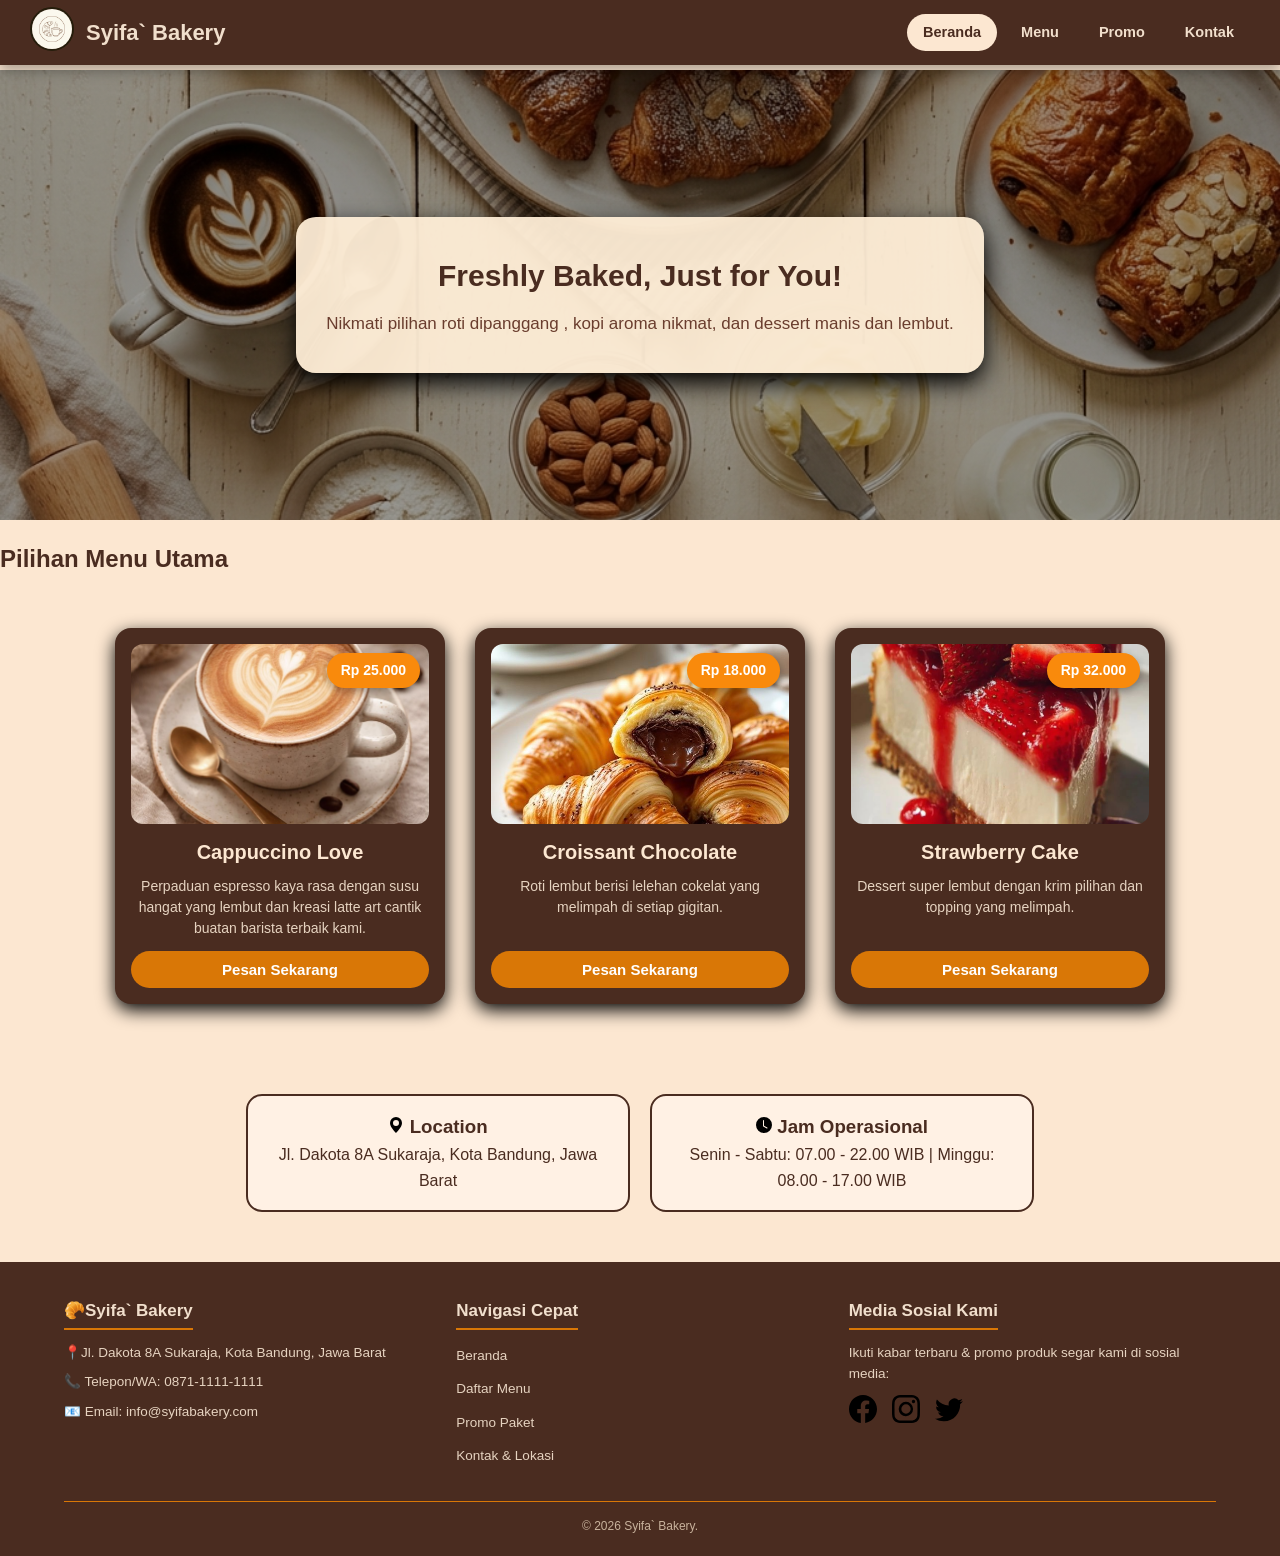
<file: index.html>
<!DOCTYPE html>
<html>

<head>
    <meta charset="UTF-8">
    <meta name="viewport" content="width=device-width, initial-scale=1.0">
    <title>Beranda</title>
    <link rel="stylesheet" href="./CSS/global.css">
    <link rel="stylesheet" href="./CSS/index.css">
</head>

<body>

    <header class="header-utama">
        <div class="logo-toko">
            <a href="index.html"><img src="./ASSETS/logo.jpg" alt=""></a>
            <h1>Syifa` Bakery</h1>
        </div>
        <nav class="menu-navigasi">
            <a href="./index.html" class="nav-aktif">Beranda</a>
            <a href="./HTML/menu copy.html">Menu</a>
            <a href="./HTML/promo copy.html">Promo</a>
            <a href="./HTML/kontak copy.html">Kontak</a>
        </nav>
    </header>

    <section class="spanduk">
        <div class="kotak-sampul">
            <h2>Freshly Baked, Just for You!</h2>
            <p>Nikmati pilihan roti dipanggang , kopi aroma nikmat, dan dessert manis dan lembut.</p>
        </div>
    </section>

    <main class="container">
        <h2 class="judul-halaman">Pilihan Menu Utama</h2>
        <div class="daftar-kartu">

            <article class="kartu-menu">
                <div class="harga">Rp 25.000</div>
                <img src="./ASSETS/cap-love.jpg" alt="Cappuccino Love">
                <h3>Cappuccino Love</h3>
                <p>Perpaduan espresso kaya rasa dengan susu hangat yang lembut dan kreasi latte art cantik buatan
                    barista terbaik kami.</p>
                <button class="tombol-pesan" onclick="prosesPesanan('Cappuccino Love', 25000, 'Kopi')">Pesan
                    Sekarang</button>
            </article>

            <article class="kartu-menu">
                <div class="harga">Rp 18.000</div>
                <img src="./ASSETS/chocolate.jpg" alt="Chocolate c">
                <h3>Croissant Chocolate</h3>
                <p>Roti lembut berisi lelehan cokelat yang melimpah di setiap gigitan.</p>
                <button class="tombol-pesan" onclick="prosesPesanan('Croissant Chocolate', 18000, 'Roti')">Pesan
                    Sekarang</button>
            </article>

            <article class="kartu-menu">
                <div class="harga">Rp 32.000</div>
                <img src="./ASSETS/c-strawbery.jpg" alt="Strawberry Cake">
                <h3>Strawberry Cake</h3>
                <p>Dessert super lembut dengan krim pilihan dan topping yang melimpah.</p>
                <button class="tombol-pesan" onclick="prosesPesanan('Strawberry Cake', 32000, 'Dessert')">Pesan
                    Sekarang</button>
            </article>

        </div>

        <section class="kotak-informasi">
            <article class="kartu-info">
                <h3><img src="./ASSETS/lokasi.svg"> Location</h3>
                <p>Jl. Dakota 8A Sukaraja, Kota Bandung, Jawa Barat</p>
            </article>
            <article class="kartu-info">
                <h3><img src="./ASSETS/clock-fill.svg"> Jam Operasional</h3>
                <p>Senin - Sabtu: 07.00 - 22.00 WIB | Minggu: 08.00 - 17.00 WIB</p>
            </article>
        </section>

    </main>

    <footer class="footer">
        <div class="container-footer">

            <div class="kolom-footer">
                <h3> 🥐Syifa` Bakery</h3>
                <p> 📍Jl. Dakota 8A Sukaraja, Kota Bandung, Jawa Barat</p>
                <p>📞 Telepon/WA: 0871-1111-1111</p>
                <p>📧 Email: info@syifabakery.com</p>
            </div>

            <div class="kolom-footer">
                <h3>Navigasi Cepat</h3>
                <ul>
                    <li><a href="index.html">Beranda</a></li>
                    <li><a href="./HTML/menu copy.html">Daftar Menu</a></li>
                    <li><a href="./HTML/promo copy.html">Promo Paket</a></li>
                    <li><a href="./HTML/kontak copy.html">Kontak & Lokasi</a></li>
                </ul>
            </div>

            <div class="kolom-footer">
                <h3>Media Sosial Kami</h3>
                <p>Ikuti kabar terbaru & promo produk segar kami di sosial media:</p>
                <div class="sosial-media">
                    <a href="https://facebook.com" target="_blank"><img src="./ASSETS/facebook.svg"></a>
                    <a href="https://instagram.com" target="_blank"><img src="./ASSETS/instagram.svg"></a>
                    <a href="https://twitter.com" target="_blank"><img src="./ASSETS/twitter.svg"></a>
                </div>
            </div>

        </div>

        <div class="hak-cipta">
            <p>&copy; 2026 Syifa` Bakery.</p>
        </div>
    </footer>

    <script src="./JS/script.js"></script>
</body>

</html>
</file>
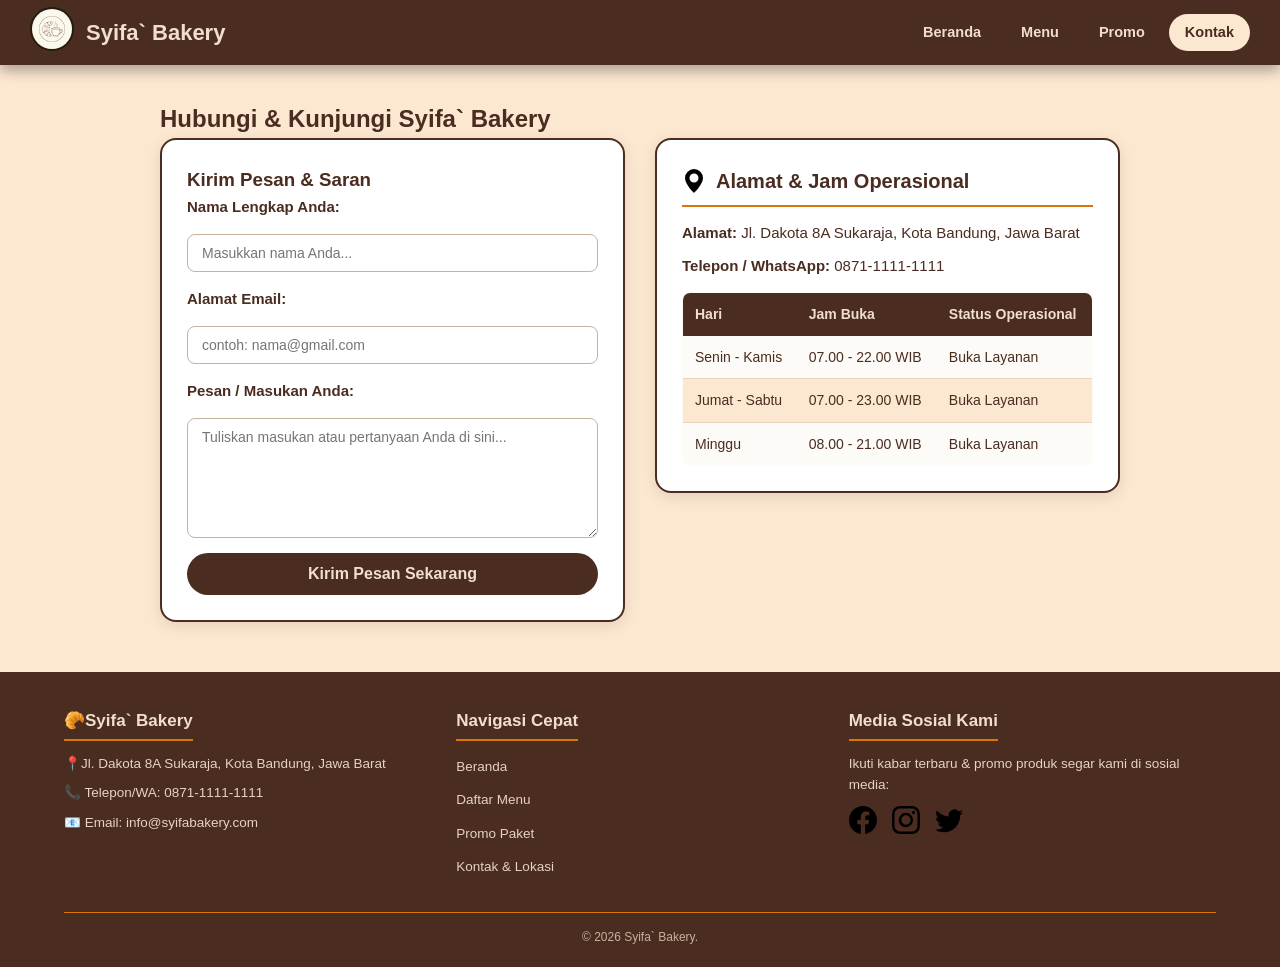
<file: HTML/kontak copy.html>
<!DOCTYPE html>
<html lang="id">

<head>
    <meta charset="UTF-8">
    <meta name="viewport" content="width=device-width, initial-scale=1.0">
    <title>kontak</title>
    <link rel="stylesheet" href="../CSS/global.css">
    <link rel="stylesheet" href="../CSS/menu.css">
    <link rel="stylesheet" href="../CSS/kontak.css">
</head>

<body>

    <header class="header-utama">
        <div class="logo-toko">
            <a href="../index.html"><img src="../ASSETS/logo.jpg" alt=""></a>
            <h1>Syifa` Bakery</h1>
        </div>
        <nav class="menu-navigasi">
            <a href="../index.html">Beranda</a>
            <a href="menu copy.html">Menu</a>
            <a href="promo copy.html">Promo</a>
            <a href="kontak copy.html" class="nav-aktif">Kontak</a>
        </nav>
    </header>


    <main class="container-kontak">

        <h2 class="judul-halaman">Hubungi & Kunjungi Syifa` Bakery</h2>

        <div class="baris-kontak">

            <section class="kolom-formulir">
                <h3>Kirim Pesan & Saran</h3>
                <form action="#" method="GET">
                    <label for="nama-pemesan">Nama Lengkap Anda:</label>
                    <input type="text" id="nama-pemesan" name="nama-pemesan" placeholder="Masukkan nama Anda..."
                        required>

                    <label for="email-pemesan">Alamat Email:</label>
                    <input type="email" id="email-pemesan" name="email-pemesan" placeholder="contoh: nama@gmail.com"
                        required>

                    <label for="pesan-saran">Pesan / Masukan Anda:</label>
                    <textarea id="pesan-saran" name="pesan-saran"
                        placeholder="Tuliskan masukan atau pertanyaan Anda di sini..."></textarea>

                    <button type="submit" class="tombol-kirim-pesan">Kirim Pesan Sekarang</button>
                </form>
            </section>

            <section class="kolom-informasi-lokasi">
                <h3><img src="../ASSETS/lokasi.svg"> Alamat & Jam Operasional</h3>
                <p><strong>Alamat:</strong> Jl. Dakota 8A Sukaraja, Kota Bandung, Jawa Barat</p>
                <p><strong>Telepon / WhatsApp:</strong> 0871-1111-1111</p>

                <table class="tabel-daftar-harga">
                    <thead>
                        <tr>
                            <th>Hari</th>
                            <th>Jam Buka</th>
                            <th>Status Operasional</th>
                        </tr>
                    </thead>
                    <tbody>
                        <tr>
                            <td>Senin - Kamis</td>
                            <td>07.00 - 22.00 WIB</td>
                            <td>Buka Layanan</td>
                        </tr>
                        <tr>
                            <td>Jumat - Sabtu</td>
                            <td>07.00 - 23.00 WIB</td>
                            <td>Buka Layanan</td>
                        </tr>
                        <tr>
                            <td>Minggu</td>
                            <td>08.00 - 21.00 WIB</td>
                            <td>Buka Layanan</td>
                        </tr>
                    </tbody>
                </table>
            </section>

        </div>

    </main>

    <footer class="footer">
        <div class="container-footer">

            <div class="kolom-footer">
                <h3> 🥐Syifa` Bakery</h3>
                <p> 📍Jl. Dakota 8A Sukaraja, Kota Bandung, Jawa Barat</p>
                <p>📞 Telepon/WA: 0871-1111-1111</p>
                <p>📧 Email: info@syifabakery.com</p>
            </div>

            <div class="kolom-footer">
                <h3>Navigasi Cepat</h3>
                <ul>
                    <li><a href="../index.html">Beranda</a></li>
                    <li><a href="menu copy.html">Daftar Menu</a></li>
                    <li><a href="promo copy.html">Promo Paket</a></li>
                    <li><a href="kontak copy.html">Kontak & Lokasi</a></li>
                </ul>
            </div>

            <div class="kolom-footer">
                <h3>Media Sosial Kami</h3>
                <p>Ikuti kabar terbaru & promo produk segar kami di sosial media:</p>
                <div class="sosial-media">
                    <a href="https://facebook.com" target="_blank"><img src="../ASSETS/facebook.svg"></a>
                    <a href="https://instagram.com" target="_blank"><img src="../ASSETS/instagram.svg"></a>
                    <a href="https://twitter.com" target="_blank"><img src="../ASSETS/twitter.svg"></a>
                </div>
            </div>

        </div>

        <div class="hak-cipta">
            <p>&copy; 2026 Syifa` Bakery.</p>
        </div>
    </footer>

    <script src="../JS/script.js"></script>


</body>

</html>
</file>
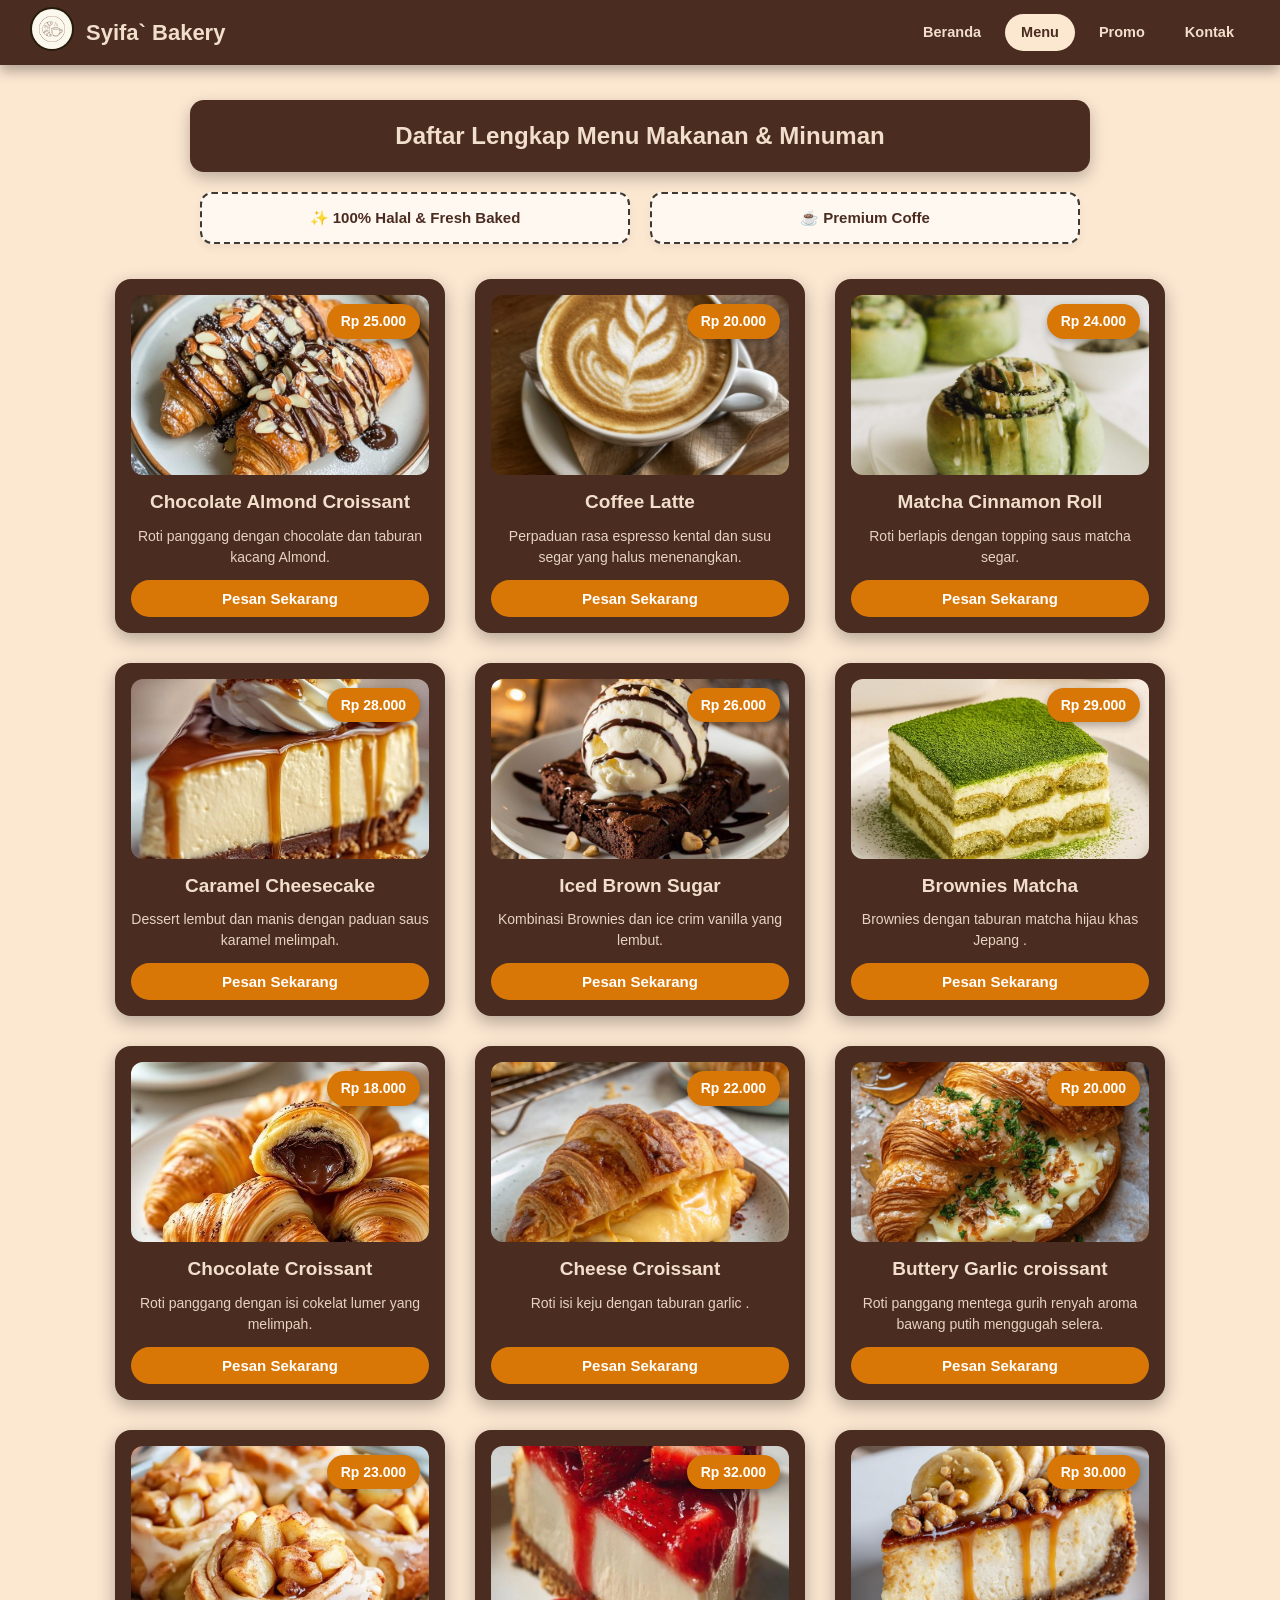
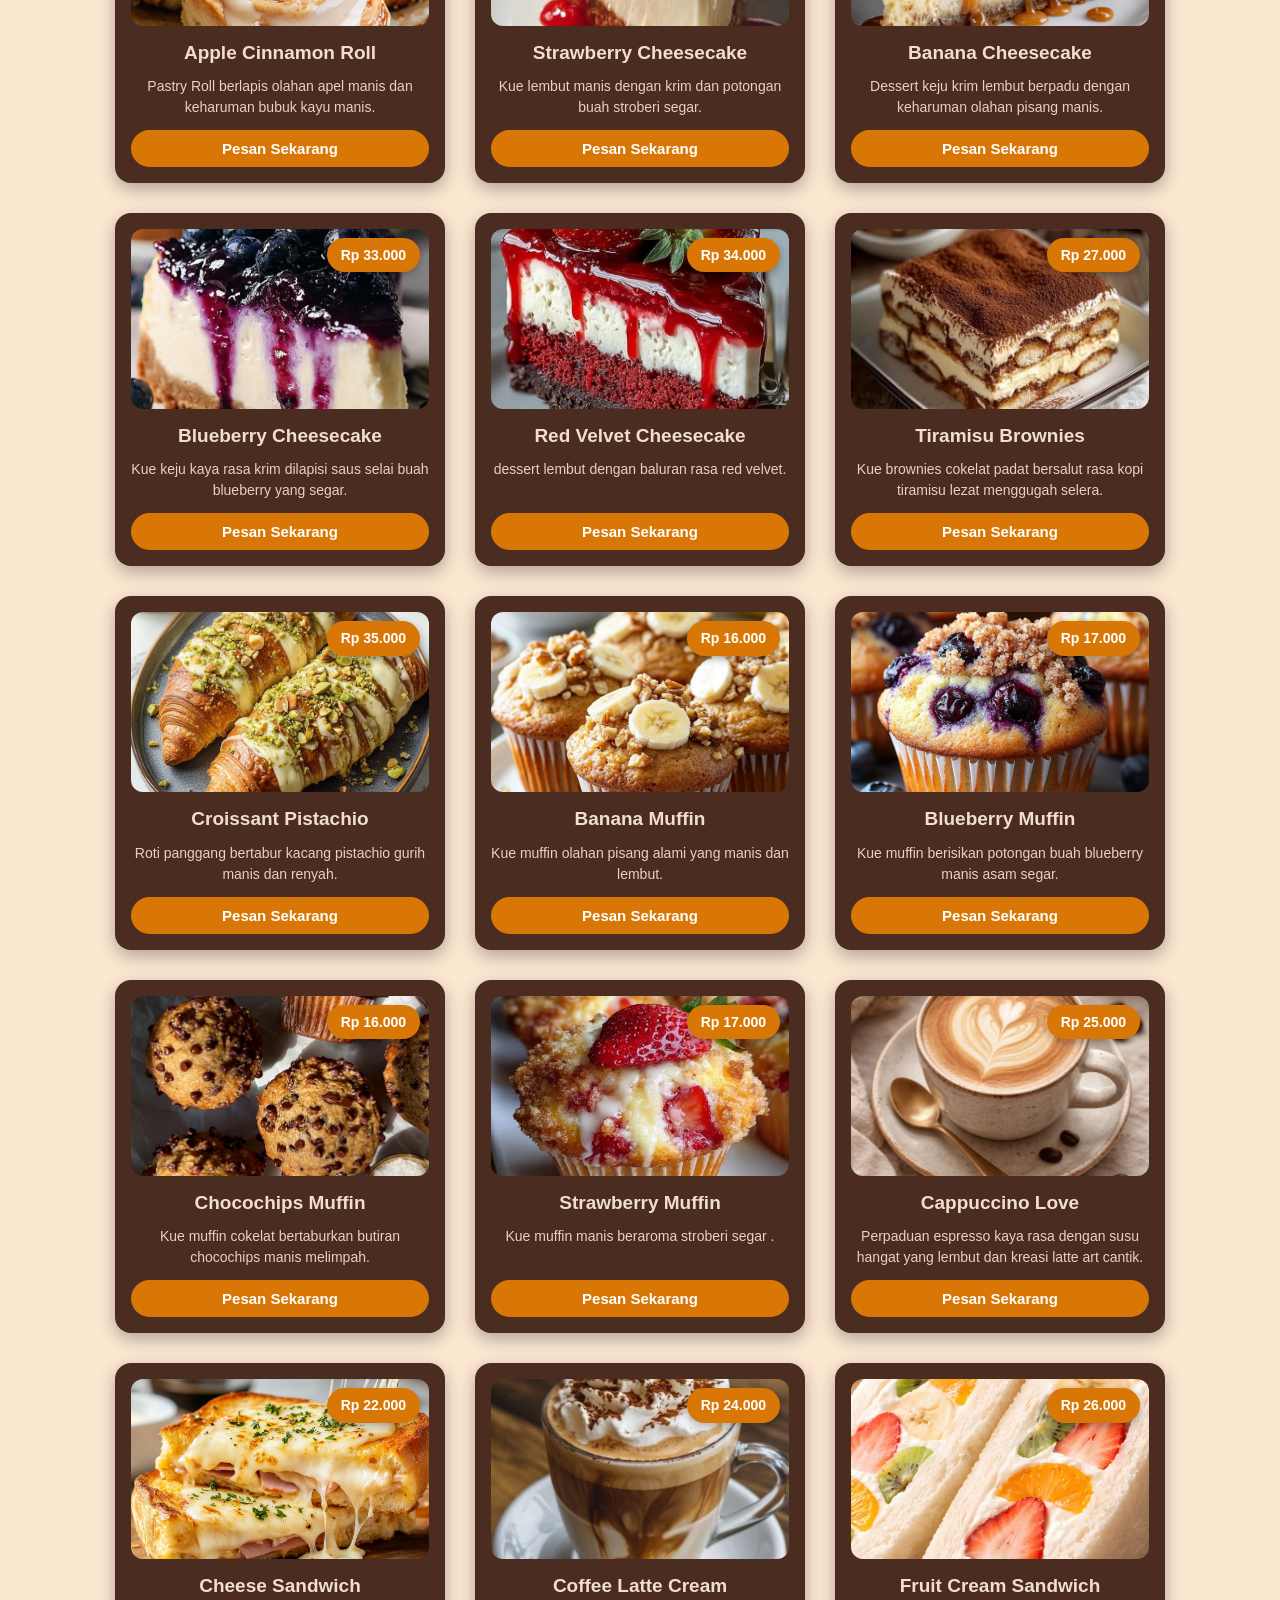
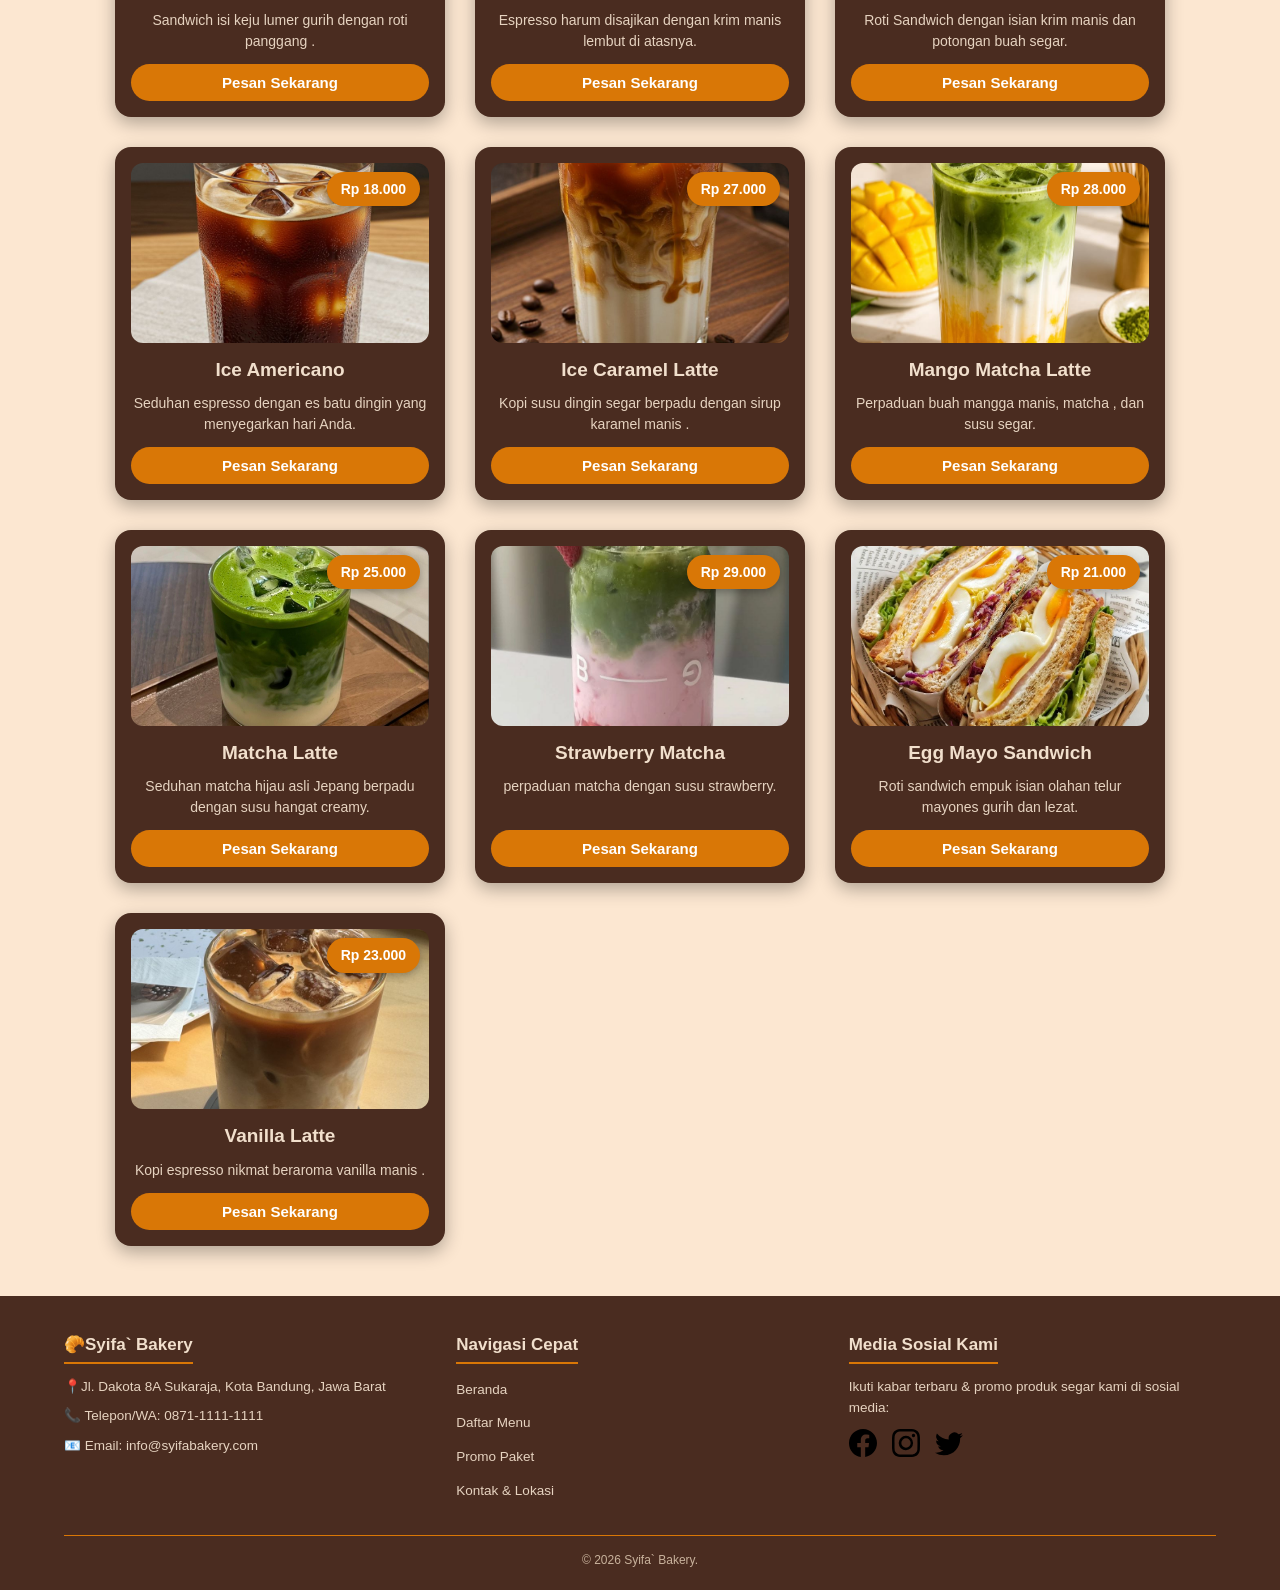
<file: HTML/menu copy.html>
<!DOCTYPE html>
<html lang="id">

<head>
    <meta charset="UTF-8">
    <meta name="viewport" content="width=device-width, initial-scale=1.0">
    <title>menu</title>
    <link rel="stylesheet" href="../CSS/global.css">
    <link rel="stylesheet" href="../CSS/menu.css">
</head>

<body>

    <header class="header-utama">
        <div class="logo-toko">
            <a href="../index.html"><img src="../ASSETS/logo.jpg" alt=""></a>
            <h1>Syifa` Bakery</h1>
        </div>
        <nav class="menu-navigasi">
            <a href="../index.html">Beranda</a>
            <a href="menu copy.html" class="nav-aktif">Menu</a>
            <a href="promo copy.html">Promo</a>
            <a href="kontak copy.html">Kontak</a>
        </nav>
    </header>

    <main class="container-menu">

        <div class="kotak-tabel-judul">
            <table class="tabel-judul-menu">
                <thead>
                    <tr>
                        <th>
                            <h2 class="judul-halaman-tabel">Daftar Lengkap Menu Makanan & Minuman</h2>
                        </th>
                    </tr>
                </thead>
            </table>
        </div>

        <div class="container-kotak-info">
            <div class="kotak-info-item">✨ 100% Halal & Fresh Baked</div>
            <div class="kotak-info-item">☕ Premium Coffe</div>
        </div>


        <section class="container-kategori">
            <div class="daftar-kartu">

                <article class="kartu-menu">
                    <div class="harga">Rp 25.000</div>
                    <img src="../ASSETS/chocolatealmond.jpg" alt="Chocolate Almond Croissant">
                    <h3>Chocolate Almond Croissant</h3>
                    <p>Roti panggang dengan chocolate dan taburan kacang Almond.</p>
                    <button class="tombol-pesan" onclick="pesanSekarang('Chocolate Almond Croissant', 25000, 'Roti')">Pesan Sekarang</button>
                </article>

                <article class="kartu-menu">
                    <div class="harga">Rp 20.000</div>
                    <img src="../ASSETS/latte.jpg" alt="Coffee Latte">
                    <h3>Coffee Latte</h3>
                    <p>Perpaduan rasa espresso kental dan susu segar yang halus menenangkan.</p>
                    <button class="tombol-pesan" onclick="pesanSekarang('Coffee Latte', 20000, 'Kopi')">Pesan Sekarang</button>
                </article>

                <article class="kartu-menu">
                    <div class="harga">Rp 24.000</div>
                    <img src="../ASSETS/matcha-cr.jpg" alt="Matcha Cinnamon Roll">
                    <h3>Matcha Cinnamon Roll</h3>
                    <p>Roti berlapis dengan topping saus matcha segar.</p>
                    <button class="tombol-pesan" onclick="pesanSekarang('Matcha Cinnamon Roll', 24000, 'Roti')">Pesan Sekarang</button>
                </article>

                <article class="kartu-menu">
                    <div class="harga">Rp 28.000</div>
                    <img src="../ASSETS/caramel-c.jpg" alt="Caramel Cheesecake">
                    <h3>Caramel Cheesecake</h3>
                    <p>Dessert lembut dan manis dengan paduan saus karamel  melimpah.</p>
                    <button class="tombol-pesan" onclick="pesanSekarang('Caramel Cheesecake', 28000, 'Dessert')">Pesan Sekarang</button>
                </article>

                <article class="kartu-menu">
                    <div class="harga">Rp 26.000</div>
                    <img src="../ASSETS/brow-ice.jpg" alt="Iced Brown Sugar Coffee">
                    <h3>Iced Brown Sugar</h3>
                    <p>Kombinasi Brownies dan ice crim vanilla yang lembut.</p>
                    <button class="tombol-pesan" onclick="pesanSekarang('Iced Brown Sugar', 26000, 'Kopi')">Pesan Sekarang</button>
                </article>

                <article class="kartu-menu">
                    <div class="harga">Rp 29.000</div>
                    <img src="../ASSETS/brow-matcha.jpg" alt="Matcha Float">
                    <h3> Brownies Matcha</h3>
                    <p> Brownies dengan taburan matcha hijau khas Jepang .</p>
                    <button class="tombol-pesan" onclick="pesanSekarang('Brownies Matcha', 29000, 'Dessert')">Pesan Sekarang</button>
                </article>

                <article class="kartu-menu">
                    <div class="harga">Rp 18.000</div>
                    <img src="../ASSETS/chocolate.jpg" alt="Chocolate Bread">
                    <h3>Chocolate Croissant</h3>
                    <p>Roti panggang  dengan isi cokelat lumer yang melimpah.</p>
                    <button class="tombol-pesan" onclick="pesanSekarang('Chocolate Croissant', 18000, 'Roti')">Pesan Sekarang</button>
                </article>

                <article class="kartu-menu">
                    <div class="harga">Rp 22.000</div>
                    <img src="../ASSETS/cheese.jpg" alt="Cheese Croissant">
                    <h3>Cheese Croissant</h3>
                    <p>Roti isi keju dengan taburan garlic .</p>
                    <button class="tombol-pesan" onclick="pesanSekarang('Cheese Croissant', 22000, 'Roti')">Pesan Sekarang</button>
                </article>

                <article class="kartu-menu">
                    <div class="harga">Rp 20.000</div>
                    <img src="../ASSETS/Buttery Garlic.jpg" alt="Buttery Garlic Toast">
                    <h3>Buttery Garlic croissant</h3>
                    <p>Roti panggang mentega gurih renyah aroma bawang putih menggugah selera.</p>
                    <button class="tombol-pesan" onclick="pesanSekarang('Buttery Garlic Croissant', 20000, 'Roti')">Pesan Sekarang</button>
                </article>

                <article class="kartu-menu">
                    <div class="harga">Rp 23.000</div>
                    <img src="../ASSETS/apple-cr.jpg" alt="Apple Cinnamon Roll">
                    <h3>Apple Cinnamon Roll</h3>
                    <p>Pastry Roll berlapis olahan apel manis dan keharuman bubuk kayu manis.</p>
                    <button class="tombol-pesan" onclick="pesanSekarang('Apple Cinnamon Roll', 23000, 'Roti')">Pesan Sekarang</button>
                </article>

                <article class="kartu-menu">
                    <div class="harga">Rp 32.000</div>
                    <img src="../ASSETS/c-strawbery.jpg" alt="Strawberry Cheesecake">
                    <h3>Strawberry Cheesecake</h3>
                    <p>Kue lembut manis dengan krim dan potongan buah stroberi  segar.</p>
                    <button class="tombol-pesan" onclick="pesanSekarang('Strawberry Cheesecake', 32000, 'Dessert')">Pesan Sekarang</button>
                </article>

                <article class="kartu-menu">
                    <div class="harga">Rp 30.000</div>
                    <img src="../ASSETS/banana-c.jpg" alt="Banana Cheesecake">
                    <h3>Banana Cheesecake</h3>
                    <p>Dessert keju krim lembut berpadu dengan keharuman olahan pisang manis.</p>
                    <button class="tombol-pesan" onclick="pesanSekarang('Banana Cheesecake', 30000, 'Dessert')">Pesan Sekarang</button>
                </article>

                <article class="kartu-menu">
                    <div class="harga">Rp 33.000</div>
                    <img src="../ASSETS/blueberry-c.jpg" alt="Blueberry Cheesecake">
                    <h3>Blueberry Cheesecake</h3>
                    <p>Kue keju kaya rasa krim dilapisi saus selai buah blueberry  yang segar.</p>
                    <button class="tombol-pesan" onclick="pesanSekarang('Blueberry Cheesecake', 33000, 'Dessert')">Pesan Sekarang</button>
                </article>

                <article class="kartu-menu">
                    <div class="harga">Rp 34.000</div>
                    <img src="../ASSETS/redvel-c.jpg" alt="Red Velvet Cheesecake">
                    <h3>Red Velvet Cheesecake</h3>
                    <p>dessert lembut dengan baluran rasa red velvet.</p>
                    <button class="tombol-pesan" onclick="pesanSekarang('Red Velvet Cheesecake', 34000, 'Dessert')">Pesan Sekarang</button>
                </article>

                <article class="kartu-menu">
                    <div class="harga">Rp 27.000</div>
                    <img src="../ASSETS/brow-tiramisu.jpg" alt="Tiramisu Brownies">
                    <h3>Tiramisu Brownies</h3>
                    <p>Kue brownies cokelat padat bersalut rasa kopi tiramisu lezat menggugah selera.</p>
                    <button class="tombol-pesan" onclick="pesanSekarang('Tiramisu Brownies', 27000, 'Dessert')">Pesan Sekarang</button>
                </article>

                <article class="kartu-menu">
                    <div class="harga">Rp 35.000</div>
                    <img src="../ASSETS/pistachio.jpg" alt=" Croissant Pistachio">
                    <h3>Croissant Pistachio</h3>
                    <p>Roti panggang bertabur kacang pistachio gurih manis dan renyah.</p>
                    <button class="tombol-pesan" onclick="pesanSekarang(' Croissant Pistachio ', 35000, 'Dessert')">Pesan Sekarang</button>
                </article>

                <article class="kartu-menu">
                    <div class="harga">Rp 16.000</div>
                    <img src="../ASSETS/banana-m.jpg" alt="Banana Muffin">
                    <h3>Banana Muffin</h3>
                    <p>Kue muffin olahan pisang alami yang manis dan lembut.</p>
                    <button class="tombol-pesan" onclick="pesanSekarang('Banana  Muffin', 16000, 'Dessert')">Pesan Sekarang</button>
                </article>

                <article class="kartu-menu">
                    <div class="harga">Rp 17.000</div>
                    <img src="../ASSETS/bluebery-m.jpg" alt="Blueberry  Muffin">
                    <h3>Blueberry Muffin</h3>
                    <p>Kue muffin berisikan potongan buah blueberry manis asam segar.</p>
                    <button class="tombol-pesan" onclick="pesanSekarang('Blueberry  Muffin', 17000, 'Dessert')">Pesan Sekarang</button>
                </article>

                <article class="kartu-menu">
                    <div class="harga">Rp 16.000</div>
                    <img src="../ASSETS/chocochips-m.jpg" alt="Chocochips Muffin">
                    <h3>Chocochips Muffin</h3>
                    <p>Kue muffin cokelat bertaburkan butiran chocochips manis melimpah.</p>
                    <button class="tombol-pesan" onclick="pesanSekarang('Chocochips Muffin', 16000, 'Dessert')">Pesan Sekarang</button>
                </article>

                <article class="kartu-menu">
                    <div class="harga">Rp 17.000</div>
                    <img src="../ASSETS/strawbery-m.jpg" alt="Strawberry Muffin">
                    <h3>Strawberry Muffin</h3>
                    <p>Kue muffin manis beraroma stroberi segar .</p>
                    <button class="tombol-pesan" onclick="pesanSekarang('Strawberry Muffin', 17000, 'Dessert')">Pesan Sekarang</button>
                </article>

                <article class="kartu-menu">
                    <div class="harga">Rp 25.000</div>
                    <img src="../ASSETS/cap-love.jpg" alt="Cappuccino Love">
                    <h3>Cappuccino Love</h3>
                    <p>Perpaduan espresso kaya rasa dengan susu hangat yang lembut dan kreasi latte art cantik.</p>
                    <button class="tombol-pesan" onclick="pesanSekarang('Cappuccino Love', 25000, 'Kopi')">Pesan Sekarang</button>
                </article>

                <article class="kartu-menu">
                    <div class="harga">Rp 22.000</div>
                    <img src="../ASSETS/cheese-sand.jpg" alt="Cheese Sandwich">
                    <h3>Cheese Sandwich</h3>
                    <p>Sandwich isi keju lumer gurih dengan roti panggang .</p>
                    <button class="tombol-pesan" onclick="pesanSekarang('Cheese Sandwich', 22000, 'Roti')">Pesan Sekarang</button>
                </article>

                <article class="kartu-menu">
                    <div class="harga">Rp 24.000</div>
                    <img src="../ASSETS/coffe-lattecream.jpg" alt="Coffee Latte Cream">
                    <h3>Coffee Latte Cream</h3>
                    <p>Espresso harum disajikan dengan  krim manis lembut di atasnya.</p>
                    <button class="tombol-pesan" onclick="pesanSekarang('Coffee Latte Cream', 24000, 'Kopi')">Pesan Sekarang</button>
                </article>

                <article class="kartu-menu">
                    <div class="harga">Rp 26.000</div>
                    <img src="../ASSETS/fruit-san.jpg" alt="Fruit Cream Sandwich">
                    <h3>Fruit Cream Sandwich</h3>
                    <p>Roti Sandwich dengan isian krim manis dan potongan buah segar.</p>
                    <button class="tombol-pesan" onclick="pesanSekarang('Fruit Cream Sandwich', 26000, 'Roti')">Pesan Sekarang</button>
                </article>

                <article class="kartu-menu">
                    <div class="harga">Rp 18.000</div>
                    <img src="../ASSETS/ice-americano.jpg" alt="Ice Americano">
                    <h3>Ice Americano</h3>
                    <p>Seduhan espresso  dengan es batu dingin yang menyegarkan hari Anda.</p>
                    <button class="tombol-pesan" onclick="pesanSekarang('Ice Americano', 18000, 'Kopi')">Pesan Sekarang</button>
                </article>

                <article class="kartu-menu">
                    <div class="harga">Rp 27.000</div>
                    <img src="../ASSETS/ice-caramel.jpg" alt="Ice Caramel Latte">
                    <h3>Ice Caramel Latte</h3>
                    <p>Kopi susu dingin segar berpadu dengan sirup karamel manis .</p>
                    <button class="tombol-pesan" onclick="pesanSekarang('Ice Caramel Latte', 27000, 'Kopi')">Pesan Sekarang</button>
                </article>

                <article class="kartu-menu">
                    <div class="harga">Rp 28.000</div>
                    <img src="../ASSETS/manggo-m-latte.jpg" alt="Mango Matcha Latte">
                    <h3>Mango Matcha Latte</h3>
                    <p>Perpaduan buah  mangga manis,  matcha , dan susu segar.</p>
                    <button class="tombol-pesan" onclick="pesanSekarang('Mango Matcha Latte', 28000, 'Kopi')">Pesan Sekarang</button>
                </article>

                <article class="kartu-menu">
                    <div class="harga">Rp 25.000</div>
                    <img src="../ASSETS/matcha-latte.jpg" alt="Matcha Latte ">
                    <h3>Matcha Latte </h3>
                    <p>Seduhan matcha hijau asli Jepang berpadu dengan susu hangat creamy.</p>
                    <button class="tombol-pesan" onclick="pesanSekarang('Matcha Latte ', 25000, 'Kopi')">Pesan Sekarang</button>
                </article>

                <article class="kartu-menu">
                    <div class="harga">Rp 29.000</div>
                    <img src="../ASSETS/s-matcha.jpg" alt=" Strawberry Matcha ">
                    <h3>Strawberry Matcha </h3>
                    <p>perpaduan matcha dengan susu strawberry.</p>
                    <button class="tombol-pesan" onclick="pesanSekarang('Strawberry Matcha ', 29000, 'Kopi')">Pesan Sekarang</button>
                </article>

                <article class="kartu-menu">
                    <div class="harga">Rp 21.000</div>
                    <img src="../ASSETS/sandoegg-san.jpg" alt="Egg Mayo Sandwich">
                    <h3>Egg Mayo Sandwich</h3>
                    <p>Roti sandwich empuk isian olahan telur mayones gurih dan lezat.</p>
                    <button class="tombol-pesan" onclick="pesanSekarang('Egg Mayo Sandwich', 21000, 'Roti')">Pesan Sekarang</button>
                </article>

                <article class="kartu-menu">
                    <div class="harga">Rp 23.000</div>
                    <img src="../ASSETS/vanila-latte.jpg" alt="Vanilla Latte">
                    <h3>Vanilla Latte</h3>
                    <p>Kopi espresso nikmat beraroma vanilla manis .</p>
                    <button class="tombol-pesan" onclick="pesanSekarang('Vanilla Latte', 23000, 'Kopi')">Pesan Sekarang</button>
                </article>

            </div>
        </section>

    </main>

    <footer class="footer">
        <div class="container-footer">

            <div class="kolom-footer">
                <h3> 🥐Syifa` Bakery</h3>
                <p> 📍Jl. Dakota 8A Sukaraja, Kota Bandung, Jawa Barat</p>
                <p>📞 Telepon/WA: 0871-1111-1111</p>
                <p>📧 Email: info@syifabakery.com</p>
            </div>

            <div class="kolom-footer">
                <h3>Navigasi Cepat</h3>
                <ul>
                    <li><a href="../index.html">Beranda</a></li>
                    <li><a href="menu copy.html">Daftar Menu</a></li>
                    <li><a href="promo copy.html">Promo Paket</a></li>
                    <li><a href="kontak copy.html">Kontak & Lokasi</a></li>
                </ul>
            </div>

            <div class="kolom-footer">
                <h3>Media Sosial Kami</h3>
                <p>Ikuti kabar terbaru & promo produk segar kami di sosial media:</p>
                <div class="sosial-media">
                    <a href="https://facebook.com" target="_blank"><img src="../ASSETS/facebook.svg"></a>
                    <a href="https://instagram.com" target="_blank"><img src="../ASSETS/instagram.svg"></a>
                    <a href="https://twitter.com" target="_blank"><img src="../ASSETS/twitter.svg"></a>
                </div>
            </div>

        </div>

        <div class="hak-cipta">
            <p>&copy; 2026 Syifa` Bakery.</p>
        </div>
    </footer>

    <!-- Memuat File JavaScript Eksternal (Bab XVI: Eksternal JavaScript) -->
    <script src="../JS/script.js"></script>
</body>

</html>
</file>
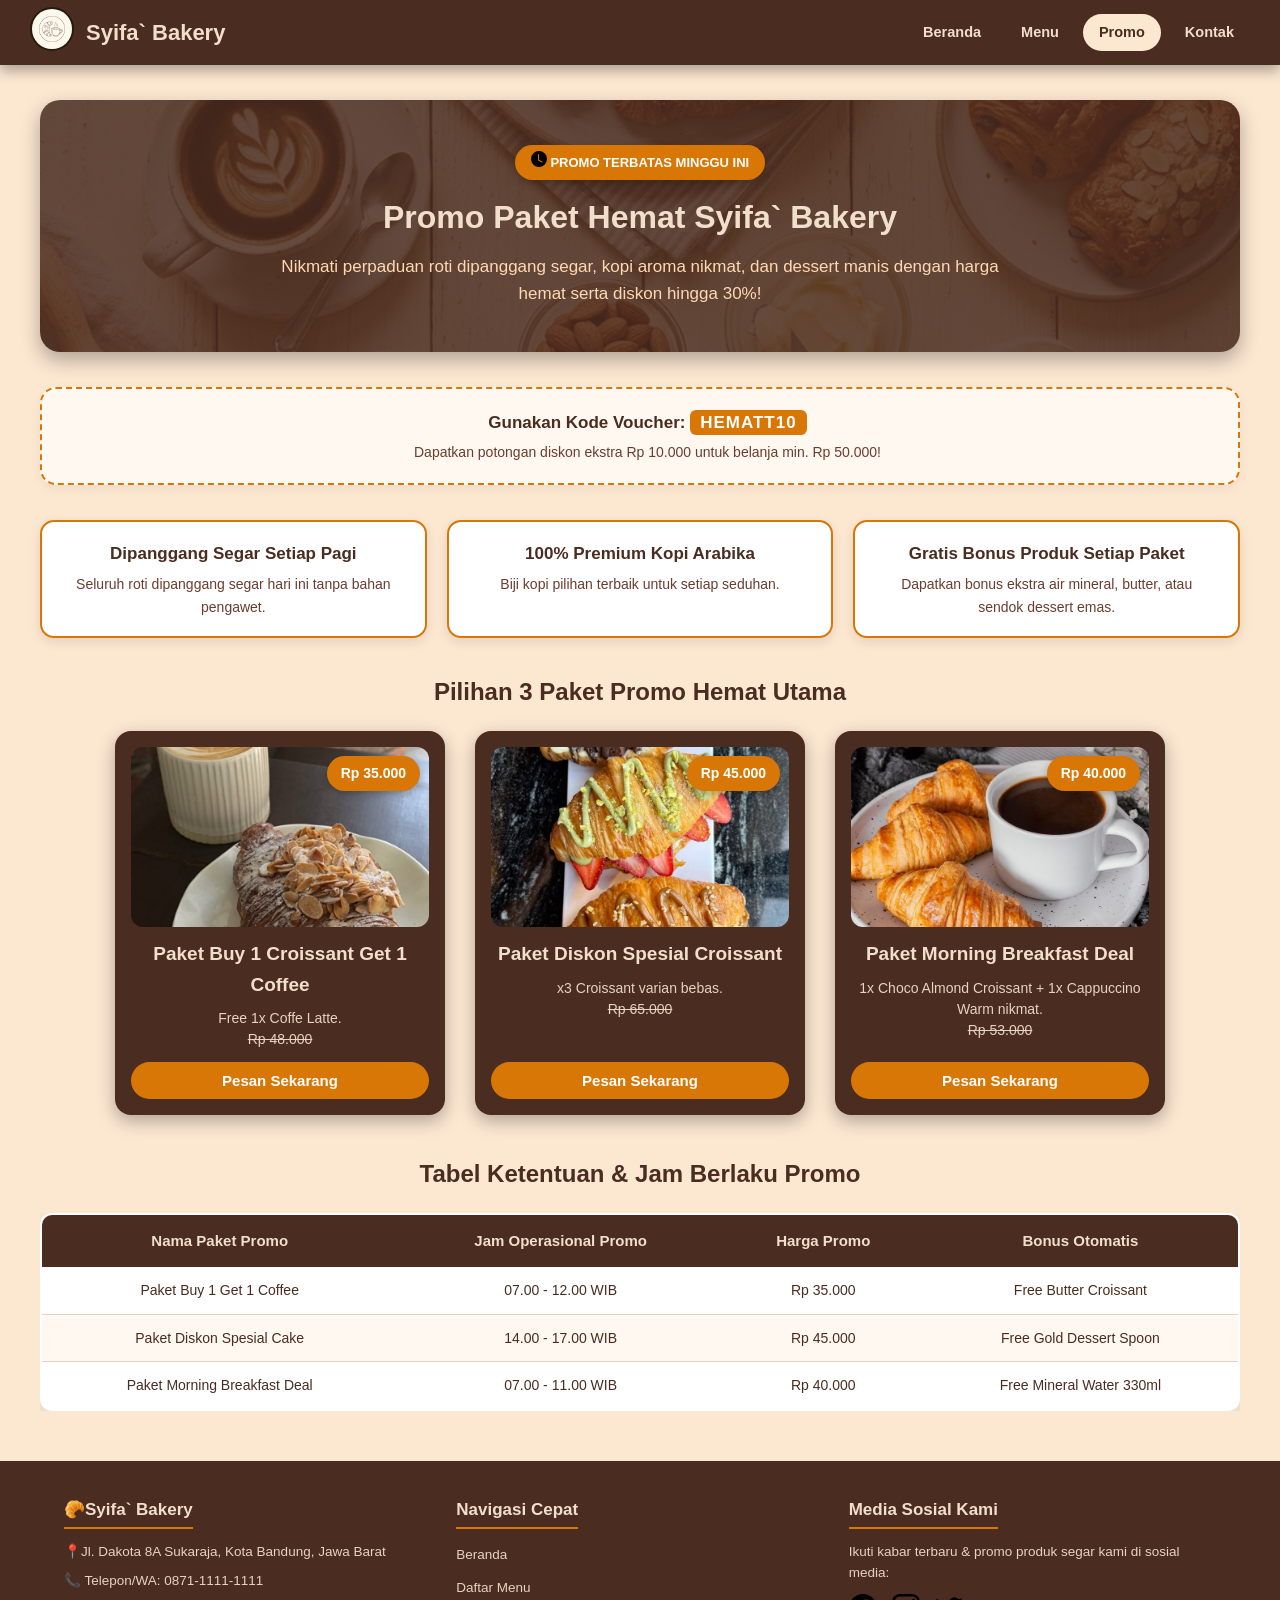
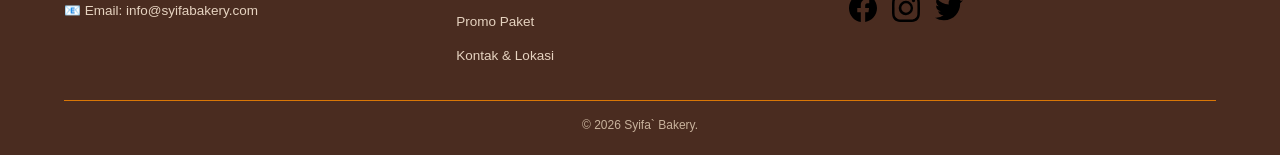
<file: HTML/promo copy.html>
<!DOCTYPE html>
<html lang="id">

<head>
    <meta charset="UTF-8">
    <meta name="viewport" content="width=device-width, initial-scale=1.0">
    <title>Promo</title>
    <link rel="stylesheet" href="../CSS/global.css">
    <link rel="stylesheet" href="../CSS/promo.css">
</head>

<body>

    <header class="header-utama">
        <div class="logo-toko">
            <a href="../index.html"><img src="../ASSETS/logo.jpg" alt=""></a>
            <h1>Syifa` Bakery</h1>
        </div>
        <nav class="menu-navigasi">
            <a href="../index.html">Beranda</a>
            <a href="menu copy.html">Menu</a>
            <a href="promo copy.html" class="nav-aktif">Promo</a>
            <a href="kontak copy.html">Kontak</a>
        </nav>
    </header>

    <main class="container-promo">

        <section class="spanduk-promo">
            <div class="badge-timer"><img src="../ASSETS/clock-fill.svg" alt=""> PROMO TERBATAS MINGGU INI</div>
            <h2>Promo Paket Hemat Syifa` Bakery</h2>
            <p>Nikmati perpaduan roti dipanggang segar, kopi aroma nikmat, dan dessert manis dengan harga hemat serta diskon hingga 30%!</p>
        </section>

        <div class="kotak-kupon-promo">
            <div class="isi-kupon">
                <span class="ikon-kupon"></span>
                <div class="teks-kupon">
                    <strong>Gunakan Kode Voucher: <span class="kode-voucher">HEMATT10</span></strong>
                    <p>Dapatkan potongan diskon ekstra Rp 10.000 untuk belanja min. Rp 50.000!</p>
                </div>
            </div>
        </div>

        <section class="keunggulan-promo">
            <article class="kartu-keunggulan">
                <h4>Dipanggang Segar Setiap Pagi</h4>
                <p>Seluruh roti dipanggang segar hari ini tanpa bahan pengawet.</p>
            </article>
            <article class="kartu-keunggulan">
                <h4>100% Premium Kopi Arabika</h4>
                <p>Biji kopi pilihan terbaik untuk setiap seduhan.</p>
            </article>
            <article class="kartu-keunggulan">
                <h4>Gratis Bonus Produk Setiap Paket</h4>
                <p>Dapatkan bonus ekstra air mineral, butter, atau sendok dessert emas.</p>
            </article>
        </section>

        <h3 class="subjudul-promo">Pilihan 3 Paket Promo Hemat Utama</h3>
        <div class="daftar-kartu">

            <!-- Kartu Promo 1 -->
            <article class="kartu-menu">
                <div class="harga">Rp 35.000</div>
                <img src="../ASSETS/promo1.jpg" alt="Promo Buy 1 Get 1 Coffee">
                <h3>Paket Buy 1 Croissant Get 1 Coffee</h3>
                <p>Free 1x Coffe Latte.<br><del>Rp 48.000</del></p>
                <button class="tombol-pesan" onclick="prosesPesanan('Paket Buy 1 Get 1 Coffee', 35000, 'Kopi')">Pesan Sekarang</button>
            </article>

            <!-- Kartu Promo 2 -->
            <article class="kartu-menu">
                <div class="harga">Rp 45.000</div>
                <img src="../ASSETS/promo2.jpg" alt="Promo Diskon Cake">
                <h3>Paket Diskon Spesial Croissant</h3>
                <p>x3 Croissant varian bebas.<br><del>Rp 65.000</del></p>
                <button class="tombol-pesan" onclick="prosesPesanan('Paket Diskon Spesial Cake', 45000, 'Dessert')">Pesan Sekarang</button>
            </article>

            <!-- Kartu Promo 3 -->
            <article class="kartu-menu">
                <div class="harga">Rp 40.000</div>
                <img src="../ASSETS/promo.jpg" alt="Promo Morning Deal">
                <h3>Paket Morning Breakfast Deal</h3>
                <p>1x Choco Almond Croissant + 1x Cappuccino Warm nikmat.<br><del>Rp 53.000</del></p>
                <button class="tombol-pesan" onclick="prosesPesanan('Paket Morning Breakfast Deal', 40000, 'Roti')">Pesan Sekarang</button>
            </article>

        </div>

        <section class="section-tabel-promo">
            <h3 class="subjudul-promo">Tabel Ketentuan & Jam Berlaku Promo</h3>
            <div class="pembungkus-tabel">
                <table class="tabel-daftar-harga">
                    <thead>
                        <tr>
                            <th>Nama Paket Promo</th>
                            <th>Jam Operasional Promo</th>
                            <th>Harga Promo</th>
                            <th>Bonus Otomatis</th>
                        </tr>
                    </thead>
                    <tbody>
                        <tr>
                            <td>Paket Buy 1 Get 1 Coffee</td>
                            <td>07.00 - 12.00 WIB</td>
                            <td>Rp 35.000</td>
                            <td>Free Butter Croissant</td>
                        </tr>
                        <tr>
                            <td>Paket Diskon Spesial Cake</td>
                            <td>14.00 - 17.00 WIB</td>
                            <td>Rp 45.000</td>
                            <td>Free Gold Dessert Spoon</td>
                        </tr>
                        <tr>
                            <td>Paket Morning Breakfast Deal</td>
                            <td>07.00 - 11.00 WIB</td>
                            <td>Rp 40.000</td>
                            <td>Free Mineral Water 330ml</td>
                        </tr>
                    </tbody>
                </table>
            </div>
        </section>

    </main>

    <footer class="footer">
        <div class="container-footer">

            <div class="kolom-footer">
                <h3> 🥐Syifa` Bakery</h3>
                <p> 📍Jl. Dakota 8A Sukaraja, Kota Bandung, Jawa Barat</p>
                <p>📞 Telepon/WA: 0871-1111-1111</p>
                <p>📧 Email: info@syifabakery.com</p>
            </div>

            <div class="kolom-footer">
                <h3>Navigasi Cepat</h3>
                <ul>
                    <li><a href="../index.html">Beranda</a></li>
                    <li><a href="menu copy.html">Daftar Menu</a></li>
                    <li><a href="promo copy.html">Promo Paket</a></li>
                    <li><a href="kontak copy.html">Kontak & Lokasi</a></li>
                </ul>
            </div>

            <div class="kolom-footer">
                <h3>Media Sosial Kami</h3>
                <p>Ikuti kabar terbaru & promo produk segar kami di sosial media:</p>
                <div class="sosial-media">
                    <a href="https://facebook.com" target="_blank"><img src="../ASSETS/facebook.svg"></a>
                    <a href="https://instagram.com" target="_blank"><img src="../ASSETS/instagram.svg"></a>
                    <a href="https://twitter.com" target="_blank"><img src="../ASSETS/twitter.svg"></a>
                </div>
            </div>

        </div>

        <div class="hak-cipta">
            <p>&copy; 2026 Syifa` Bakery.</p>
        </div>
    </footer>

    <script src="../JS/script.js"></script>
</body>

</html>
</file>
<file: CSS/global.css>
* {
    margin: 0; 
    padding: 0;
    box-sizing: border-box; 
}

body {
    font-family: 'Segoe UI', Tahoma, Geneva, Verdana, sans-serif;
    background-color: #fce7d1; 
    color: #4a2c20; 
    line-height: 1.6;
}

.header-utama {
    position: fixed;
    top: 0; 
    left: 0;
    width: 100%;
    background-color: #4a2c20; 
    padding: 12px 30px;
    display: flex; 
    justify-content: space-between; 
    align-items: center;
    z-index: 1000; 
    box-shadow: 0 6px 12px rgba(0, 0, 0, 0.3);
    height: 65px;
}

.logo-toko {
    display: flex; 
    align-items: center; 
    gap: 12px;
    margin-left: 0;
}

.logo-toko img {
    width: 44px; 
    height: 44px; 
    border-radius: 50%;
    border: 2px solid rgb(37, 29, 11);
}

.logo-toko h1 {
    font-size: 22px; 
    color: #f1dfcc;
    font-weight: 700; 
    white-space: nowrap;
}

.menu-navigasi {
    display: flex; 
    gap: 8px;
    margin: 0;
}

.menu-navigasi a {
    color: #f1dfcc; 
    text-decoration: none; 
    font-weight: 600;
    padding: 7px 16px; 
    border-radius: 20px; 
    font-size: 14.5px;
    white-space: nowrap;
    transition: background-color 0.3s ease, color 0.3s ease;
}

.menu-navigasi a:hover,
.menu-navigasi a.nav-aktif {
    background-color: #fce7d1; 
    color: #4a2c20; 
    font-weight: bold;
}

.footer {
    background-color: #4a2c20; 
    color: #f1dfcc; 
    padding: 35px 5% 20px 5%; 
    margin-top: 50px; 
}

.container-footer {
    display: grid; 
    grid-template-columns: repeat(3, 1fr); 
    gap: 25px; 
    max-width: 1200px; 
    margin: 0 auto 25px auto; 
}

.kolom-footer {
    width: 100%;
    min-width: 0;
}

.kolom-footer h3 {
    font-size: 17px; 
    color: #f1dfcc; 
    margin-bottom: 12px; 
    border-bottom: 2px solid #d97706; 
    padding-bottom: 4px; 
    display: inline-block; 
}

.kolom-footer p {
    font-size: 13.5px; 
    color: #e6d3c0;
    margin-bottom: 8px;
    word-break: break-word;
}

.kolom-footer ul {
    list-style: none; 
    padding: 0;
    margin: 0;
}

.kolom-footer ul li {
    margin-bottom: 8px; 
}

.kolom-footer ul li a {
    color: #e6d3c0; 
    text-decoration: none;
    font-size: 13.5px; 
    transition: color 0.3s ease;
    white-space: nowrap;
    display: inline-block;
}

.kolom-footer ul li a:hover {
    color: #d97706;
}

.sosial-media {
    display: flex; 
    gap: 15px;
    align-items: center; 
    margin-top: 10px; 
}

.sosial-media img {
    width: 28px; 
    height: 28px; 
    transition: transform 0.3s ease;
}

.sosial-media img:hover {
    transform: scale(1.25); 
}

.hak-cipta {
    text-align: center;
    border-top: 1px solid #d97706; 
    padding-top: 15px; 
    font-size: 12px; 
    color: #c8b29c;
}

/* Responsive Scaling for Header and Footer on Mobile Simulator */
@media (max-width: 768px) {
    .header-utama {
        height: 52px;
        padding: 6px 10px;
        flex-direction: row;
        justify-content: space-between;
        align-items: center;
    }
    .logo-toko {
        gap: 6px;
    }
    .logo-toko img {
        width: 32px;
        height: 32px;
    }
    .logo-toko h1 {
        font-size: 15px;
    }
    .menu-navigasi {
        gap: 3px;
    }
    .menu-navigasi a {
        padding: 4px 8px;
        font-size: 11px;
        border-radius: 14px;
    }
    .footer {
        padding: 20px 10px 15px 10px;
        margin-top: 35px;
    }
    .container-footer {
        display: grid;
        grid-template-columns: repeat(3, 1fr);
        gap: 10px;
        margin-bottom: 15px;
    }
    .kolom-footer h3 {
        font-size: 11px;
        margin-bottom: 6px;
        padding-bottom: 2px;
        border-bottom-width: 1.5px;
    }
    .kolom-footer p, 
    .kolom-footer ul li a {
        font-size: 9px;
        margin-bottom: 4px;
        line-height: 1.3;
    }
    .kolom-footer ul li {
        margin-bottom: 4px;
    }
    .sosial-media {
        gap: 8px;
        margin-top: 6px;
    }
    .sosial-media img {
        width: 20px;
        height: 20px;
    }
    .hak-cipta {
        padding-top: 10px;
        font-size: 9.5px;
    }
}

@media (max-width: 480px) {
    .header-utama {
        height: 48px;
        padding: 4px 8px;
    }
    .logo-toko img {
        width: 28px;
        height: 28px;
    }
    .logo-toko h1 {
        font-size: 13.5px;
    }
    .menu-navigasi {
        gap: 2px;
    }
    .menu-navigasi a {
        padding: 3px 6px;
        font-size: 10px;
        border-radius: 12px;
    }
    .container-footer {
        gap: 6px;
    }
    .kolom-footer h3 {
        font-size: 10px;
    }
    .kolom-footer p, 
    .kolom-footer ul li a {
        font-size: 8.5px;
    }
    .sosial-media img {
        width: 18px;
        height: 18px;
    }
}
</file>
<file: CSS/index.css>
.spanduk {
    position: relative; 
    margin-top: 70px; 
    background-image: linear-gradient(rgba(0, 0, 0, 0.4), rgba(0, 0, 0, 0.4)), url('../ASSETS/bg.jpg');
    background-size: cover;
    background-position: center;
    min-height: 450px; 
    display: flex;
    justify-content: center; 
    align-items: center;
    padding: 20px;
}

.kotak-sampul {
    background-color: rgba(255, 239, 215, 0.94); 
    padding: 35px 30px; 
    border-radius: 20px; 
    text-align: center; 
    max-width: 750px;
    box-shadow: 0 10px 25px black;
}

.kotak-sampul h2 {
    font-size: 30px; 
    color: #4a2c20; 
    margin-bottom: 10px;
}

.kotak-sampul p {
    font-size: 17px;
    color: #6a3d2e; 
}

.daftar-kartu {
    display: grid; 
    grid-template-columns: repeat(3, 1fr); 
    gap: 30px;
    justify-content: center;
    max-width: 1050px;
    margin: 50px auto 90px auto; 
    padding: 0;
}

.kartu-menu {
    position: relative; 
    background-color: #4a2c20;
    color: #fce7d1; 
    border-radius: 16px;
    padding: 16px;
    width: 100%;
    text-align: center; 
    box-shadow: 0 6px 18px black;
    display: flex; 
    flex-direction: column;
    justify-content: space-between; 
    transition: transform 0.3s ease, box-shadow 0.3s ease; 
}

.kartu-menu:hover {
    transform: translateY(-10px) scale(1.03); 
    box-shadow: 0 14px 28px rgba(0, 0, 0, 0.4); 
}

.kartu-menu img {
    width: 100%; 
    height: 180px;
    object-fit: cover; 
    border-radius: 12px; 
    margin-bottom: 12px;
    transition: transform 0.3s ease;
}

.kartu-menu:hover img {
    transform: scale(1.05);
}

.harga {
    position: absolute; 
    top: 25px;
    right: 25px; 
    background-color: #f98a0c; 
    color: white; 
    padding: 6px 14px;
    font-size: 14px; 
    font-weight: bold; 
    border-radius: 20px; 
    box-shadow: 0 3px 8px rgba(0, 0, 0, 0.3); 
    z-index: 5;
}

.kartu-menu h3 {
    font-size: 20px; 
    margin-bottom: 8px; 
}

.kartu-menu p {
    font-size: 14px;
    color: #e6d3c0;
    line-height: 1.5;
    margin-bottom: 12px;
}

.tombol-pesan {
    background-color: #d97706; 
    color: #ffffff; 
    border: none; 
    padding: 10px 18px;
    font-size: 15px; 
    font-weight: 700;
    border-radius: 25px; 
    cursor: pointer; 
    margin-top: auto; 
    width: 100%;
    transition: background-color 0.3s ease, transform 0.2s ease;
}

.tombol-pesan:hover {
    background-color: #b28564; 
    transform: scale(1.05); 
}

.container {
    position: static; 
    margin-top: 20px; 
}

.kotak-informasi {
    display: flex; 
    flex-wrap: wrap; 
    justify-content: center; 
    gap: 20px;
    margin-top: 40px;
}

.kartu-info {
    background-color: #fff1e4;
    border: 2px solid #4a2c20;
    padding: 16px;
    border-radius: 16px;
    width: 30%;
    min-width: 260px;
    text-align: center; 
}

@media (max-width: 768px) {
    .spanduk {
        margin-top: 52px;
        min-height: 250px;
        padding: 15px 10px;
    }

    .kotak-sampul {
        padding: 18px 12px;
        border-radius: 14px;
    }
    .kotak-sampul h2 {
        font-size: 18px;
        margin-bottom: 6px;
    }
    .kotak-sampul p {
        font-size: 12px;
    }
    .judul-halaman {
        font-size: 20px;
        margin-bottom: 12px;
    }
    .daftar-kartu {
        grid-template-columns: repeat(3, 1fr);
        gap: 6px;
        margin-top: 20px;
        margin-bottom: 30px;
        padding: 0 4px;
    }
    .kartu-menu {
        width: 100%;
        max-width: 100%;
        padding: 6px 4px;
        border-radius: 10px;
    }
    .kartu-menu img {
        width: 100%;
        height: 75px;
        object-fit: cover;
        margin-bottom: 4px;
        border-radius: 6px;
    }
    .harga {
        top: 4px;
        right: 4px;
        font-size: 7.5px;
        padding: 2px 4px;
        border-radius: 6px;
    }
    .kartu-menu h3 {
        font-size: 9.5px;
        margin-bottom: 3px;
        line-height: 1.25;
        word-break: break-word;
    }
    .kartu-menu p {
        font-size: 8px;
        line-height: 1.25;
        margin-bottom: 4px;
        word-break: break-word;
    }
    .tombol-pesan {
        font-size: 8.5px;
        padding: 4px 2px;
        margin-top: auto;
        border-radius: 12px;
        width: 100%;
    }
    .kotak-informasi {
        display: flex;
        flex-direction: row;
        gap: 8px;
        margin-top: 20px;
        padding: 0 4px;
    }
    .kartu-info {
        flex: 1;
        width: 50%;
        min-width: 0;
        padding: 8px 6px;
        border-radius: 10px;
    }
    .kartu-info h3 {
        font-size: 11px;
        margin-bottom: 3px;
    }
    .kartu-info p {
        font-size: 9px;
    }
}

@media (max-width: 480px) {
    .spanduk {
        margin-top: 50px;
        min-height: 200px;
    }
    .kotak-sampul h2 {
        font-size: 15px;
    }
    .kotak-sampul p {
        font-size: 10px;
    }
    .daftar-kartu {
        gap: 5px;
        padding: 0 2px;
    }
    .kartu-menu {
        padding: 5px 3px;
    }
    .kartu-menu img {
        height: 65px;
    }
    .harga {
        top: 3px;
        right: 3px;
        font-size: 7px;
        padding: 1px 3px;
    }
    .kartu-menu h3 {
        font-size: 8.5px;
    }
    .kartu-menu p {
        font-size: 7.5px;
    }
    .tombol-pesan {
        font-size: 8px;
        padding: 3px 2px;
    }
}
</file>
<file: CSS/menu.css>
.container-menu {
    max-width: 1280px; 
    margin: 100px auto 40px auto;
    padding: 0 20px;
}

.kotak-tabel-judul {
    margin: 0 auto 20px auto;
    max-width: 900px;
    width: 100%;
}

.tabel-judul-menu {
    width: 100%;
    border-collapse: collapse;
    background-color: #4a2c20;
    border: 3px solid #d97706;
    border-radius: 14px;
    box-shadow: 0 6px 16px rgba(0, 0, 0, 0.25);
    overflow: hidden;
}

.tabel-judul-menu th {
    background-color: #4a2c20;
    padding: 14px 20px;
    text-align: center;
}

.judul-halaman-tabel {
    color: #f1dfcc;
    font-size: 24px;
    font-weight: 700;
    margin: 0;
}

.container-kotak-info {
    display: flex;
    justify-content: center;
    align-items: center;
    gap: 20px;
    margin-bottom: 35px;
    flex-wrap: wrap;
}

.kotak-info-item {
    background-color: #fff8f0;
    border: 2px dashed #3f3931;
    border-radius: 12px;
    padding: 12px 25px;
    font-size: 15px;
    font-weight: 600;
    color: #4a2c20;
    box-shadow: 0 4px 10px rgba(0, 0, 0, 0.05);
    text-align: center;
    flex: 1;
    max-width: 430px;
    min-width: 260px;
}

.container-kategori {
    margin-bottom: 50px; 
}

.daftar-kartu {
    display: grid; 
    grid-template-columns: repeat(3, 1fr); 
    gap: 30px; 
    justify-content: center;
    max-width: 1050px;
    margin: 0 auto 40px auto;
}

.kartu-menu {
    position: relative; 
    background-color: #4a2c20;
    color: #fce7d1; 
    border-radius: 16px; 
    padding: 16px;
    width: 100%; 
    text-align: center;
    box-shadow: 0 6px 18px rgba(0, 0, 0, 0.3); 
    display: flex; 
    flex-direction: column; 
    justify-content: space-between; 
    transition: transform 0.3s ease, box-shadow 0.3s ease; 
}

.kartu-menu:hover {
    transform: translateY(-10px) scale(1.02); 
    box-shadow: 0 14px 28px rgba(19, 19, 19, 0.45); 
}

.kartu-menu img {
    width: 100%; 
    height: 180px; 
    object-fit: cover; 
    border-radius: 12px; 
    margin-bottom: 12px; 
    transition: transform 0.3s ease;
}

.kartu-menu h3 {
    font-size: 19px;
    color: #f1dfcc; 
    margin-bottom: 8px; 
}

.kartu-menu p {
    font-size: 14px; 
    color: #e6d3c0; 
    line-height: 1.5; 
    margin-bottom: 12px;
}

.harga {
    position: absolute;
    top: 25px; 
    right: 25px; 
    background-color: #d97706; 
    color: #ffffff;
    padding: 6px 14px; 
    font-size: 14px; 
    font-weight: bold; 
    border-radius: 20px;
    box-shadow: 0 3px 8px rgba(0, 0, 0, 0.3);
    z-index: 5; 
}

.tombol-pesan {
    background-color: #d97706; 
    color: #ffffff; 
    border: none; 
    padding: 10px 18px;
    font-size: 15px; 
    font-weight: 700; 
    border-radius: 25px;
    cursor: pointer; 
    margin-top: auto; 
    width: 100%;
    transition: background-color 0.3s ease, transform 0.2s ease; 
}

.tombol-pesan:hover {
    background-color: #f8d8c0;
    color: #4a2c20;
    transform: scale(1.05); 
}

@media (max-width: 768px) {
    .container-menu {
        margin-top: 52px;
        padding: 0 6px;
    }

    .daftar-kartu {
        grid-template-columns: repeat(3, 1fr);
        gap: 6px;
        margin-top: 15px;
        margin-bottom: 30px;
        padding: 0;
    }
    .judul-halaman-tabel {
        font-size: 16px;
    }
    .kartu-menu {
        width: 100%;
        max-width: 100%;
        padding: 6px 4px;
        border-radius: 10px;
    }
    .kartu-menu img {
        width: 100%;
        height: 75px;
        object-fit: cover;
        margin-bottom: 4px;
        border-radius: 6px;
    }
    .harga {
        top: 4px;
        right: 4px;
        font-size: 7.5px;
        padding: 2px 4px;
        border-radius: 6px;
    }
    .kartu-menu h3 {
        font-size: 9.5px;
        margin-bottom: 3px;
        line-height: 1.25;
        word-break: break-word;
    }
    .kartu-menu p {
        font-size: 8px;
        line-height: 1.25;
        margin-bottom: 4px;
        word-break: break-word;
    }
    .tombol-pesan {
        font-size: 8.5px;
        padding: 4px 2px;
        margin-top: auto;
        border-radius: 12px;
        width: 100%;
    }
    .container-kotak-info {
        gap: 8px;
        margin-bottom: 20px;
    }
    .kotak-info-item {
        min-width: 0;
        font-size: 10px;
        padding: 6px 10px;
        flex: 1;
    }
}

@media (max-width: 480px) {
    .container-menu {
        margin-top: 55px;
        padding: 0 4px;
    }
    .daftar-kartu {
        gap: 5px;
    }
    .judul-halaman-tabel {
        font-size: 14px;
    }
    .kartu-menu {
        padding: 5px 3px;
    }
    .kartu-menu img {
        height: 65px;
    }
    .harga {
        top: 3px;
        right: 3px;
        font-size: 7px;
        padding: 1px 3px;
    }
    .kartu-menu h3 {
        font-size: 8.5px;
    }
    .kartu-menu p {
        font-size: 7.5px;
    }
    .tombol-pesan {
        font-size: 8px;
        padding: 3px 2px;
    }
}
</file>
<file: CSS/kontak.css>
.container-kontak {
    max-width: 1000px; 
    margin: 100px auto 40px auto;
    padding: 0 20px;
}

.baris-kontak {
    display: flex; 
    flex-wrap: wrap; 
    gap: 30px; 
    align-items: flex-start; 
}

.kolom-formulir {
    flex: 1; 
    min-width: 300px; 
    background-color: #ffffff; 
    padding: 25px;
    border-radius: 16px;
    border: 2px solid #4a2c20; 
    box-shadow: 0 4px 15px rgba(0, 0, 0, 0.1);
}

.kolom-formulir form {
    display: flex; 
    flex-direction: column; 
    gap: 15px;
}

.kolom-formulir label {
    font-size: 15px;
    font-weight: bold; 
    color: #4a2c20;
}

.kolom-formulir input[type="text"],
.kolom-formulir input[type="email"],
.kolom-formulir textarea {
    width: 100%;
    padding: 10px 14px;
    border: 1px solid #c8b29c;
    border-radius: 8px; 
    font-size: 14px;
    font-family: inherit; 
}

.kolom-formulir textarea {
    height: 120px; 
    resize: vertical; 
}

.tombol-kirim-pesan {
    background-color: #4a2c20; 
    color: #f1dfcc;
    border: none;
    padding: 12px 20px; 
    font-size: 16px; 
    font-weight: bold; 
    border-radius: 25px; 
    cursor: pointer; 
    transition: background-color 0.3s ease; 
}

.tombol-kirim-pesan:hover {
    background-color: #d97706; 
}

.kolom-informasi-lokasi {
    flex: 1;
    min-width: 300px; 
    background-color: #ffffff; 
    padding: 25px; 
    border-radius: 16px;
    border: 2px solid #4a2c20; 
    box-shadow: 0 4px 15px rgba(0, 0, 0, 0.1); 
}

.kolom-informasi-lokasi h3 {
    color: #4a2c20;
    font-size: 20px;
    margin-bottom: 15px;
    display: flex;
    align-items: center;
    gap: 10px;
    border-bottom: 2px solid #d97706;
    padding-bottom: 8px;
}

.kolom-informasi-lokasi h3 img {
    width: 24px;
    height: 24px;
}

.kolom-informasi-lokasi p {
    font-size: 15px;
    color: #4a2c20;
    margin-bottom: 10px;
    line-height: 1.5;
}

.kolom-informasi-lokasi .tabel-daftar-harga {
    width: 100%;
    border-collapse: collapse;
    margin-top: 15px;
    background-color: #fdfbf7;
    border-radius: 8px;
    overflow: hidden;
    border: 1px solid #c8b29c;
}

.kolom-informasi-lokasi .tabel-daftar-harga th {
    background-color: #4a2c20;
    color: #f1dfcc;
    padding: 10px 12px;
    text-align: left;
    font-size: 14px;
}

.kolom-informasi-lokasi .tabel-daftar-harga td {
    padding: 10px 12px;
    border-bottom: 1px solid #e6d3c0;
    font-size: 14px;
    color: #4a2c20;
}

.kolom-informasi-lokasi .tabel-daftar-harga tbody tr:nth-child(even) {
    background-color: #fce7d1;
}

.kolom-informasi-lokasi .tabel-daftar-harga tbody tr:last-child td {
    border-bottom: none;
}

@media (max-width: 768px) {
    .container-kontak {
        margin-top: 52px;
        padding: 15px 12px;
    }
    .baris-kontak {
        flex-direction: column;
        gap: 20px;
    }
    .kolom-formulir,
    .kolom-informasi-lokasi {
        width: 100%;
        min-width: 0;
        padding: 18px 14px;
        border-radius: 14px;
    }
    .kolom-formulir h3,
    .kolom-informasi-lokasi h3 {
        font-size: 16px;
        margin-bottom: 10px;
    }
    .kolom-formulir label {
        font-size: 13px;
    }
    .kolom-formulir input[type="text"],
    .kolom-formulir input[type="email"],
    .kolom-formulir textarea {
        padding: 8px 10px;
        font-size: 13px;
    }
    .kolom-formulir textarea {
        height: 100px;
    }
    .tombol-kirim-pesan {
        padding: 10px 16px;
        font-size: 14px;
        width: 100%;
    }
    .kolom-informasi-lokasi p {
        font-size: 13px;
        margin-bottom: 8px;
    }
    .kolom-informasi-lokasi .tabel-daftar-harga th,
    .kolom-informasi-lokasi .tabel-daftar-harga td {
        padding: 8px 8px;
        font-size: 12px;
    }
}

@media (max-width: 480px) {
    .container-kontak {
        margin-top: 48px;
        padding: 10px 8px;
    }
}
</file>
<file: CSS/promo.css>
.container-promo {
    max-width: 1240px;
    margin: 100px auto 40px auto;
    padding: 0 20px;
}

.spanduk-promo {
    position: relative;
    background-image: linear-gradient(rgba(74, 44, 32, 0.85), rgba(74, 44, 32, 0.85)), url('../ASSETS/bg.jpg');
    background-size: cover;
    background-position: center;
    color: #fce7d1;
    padding: 45px 25px;
    border-radius: 20px;
    text-align: center;
    margin-bottom: 35px;
    box-shadow: 0 8px 20px rgba(0, 0, 0, 0.3);
}

.badge-timer {
    display: inline-block;
    background-color: #d97706;
    color: #ffffff;
    padding: 6px 16px;
    font-size: 13px;
    font-weight: 700;
    border-radius: 20px;
    margin-bottom: 12px;
    box-shadow: 0 3px 8px rgba(0,0,0,0.2);
}

.spanduk-promo h2 {
    font-size: 32px;
    color: #f1dfcc;
    margin-bottom: 10px;
}

.spanduk-promo p {
    font-size: 17px;
    color: #ffd8b3;
    max-width: 750px;
    margin: 0 auto;
}

.subjudul-promo {
    text-align: center;
    font-size: 24px;
    color: #4a2c20;
    margin: 35px 0 20px 0;
    font-weight: 700;
}

.kotak-kupon-promo {
    background-color: #fff8f0;
    border: 2px dashed #d97706;
    border-radius: 16px;
    padding: 20px 25px;
    margin-bottom: 35px;
    box-shadow: 0 4px 12px rgba(0, 0, 0, 0.05);
}

.isi-kupon {
    display: flex;
    align-items: center;
    justify-content: center;
    gap: 15px;
    text-align: center;
    flex-wrap: wrap;
}

.teks-kupon strong {
    font-size: 17px;
    color: #4a2c20;
}

.kode-voucher {
    background-color: #d97706;
    color: #ffffff;
    padding: 3px 10px;
    border-radius: 6px;
    letter-spacing: 1px;
}

.teks-kupon p {
    font-size: 14px;
    color: #6a3d2e;
    margin-top: 4px;
}

.keunggulan-promo {
    display: flex;
    flex-wrap: wrap;
    justify-content: center;
    gap: 20px;
    margin-bottom: 35px;
}

.kartu-keunggulan {
    background-color: #ffffff;
    border: 2px solid #d97706;
    border-radius: 14px;
    padding: 18px 22px;
    flex: 1;
    min-width: 240px;
    text-align: center;
    box-shadow: 0 4px 12px rgba(0, 0, 0, 0.1);
}

.kartu-keunggulan h4 {
    color: #4a2c20;
    font-size: 17px;
    margin-bottom: 6px;
}

.kartu-keunggulan p {
    color: #6a3d2e;
    font-size: 14px;
}

.daftar-kartu {
    display: grid; 
    grid-template-columns: repeat(3, 1fr); 
    gap: 30px; 
    justify-content: center; 
    max-width: 1050px;
    margin: 0 auto 40px auto;
}

.kartu-menu {
    position: relative; 
    background-color: #4a2c20;
    color: #fce7d1; 
    border-radius: 16px; 
    padding: 16px;
    width: 100%; 
    text-align: center;
    box-shadow: 0 6px 18px rgba(0, 0, 0, 0.3); 
    display: flex; 
    flex-direction: column; 
    justify-content: space-between; 
    transition: transform 0.3s ease, box-shadow 0.3s ease; 
}

.kartu-menu:hover {
    transform: translateY(-10px) scale(1.02); 
    box-shadow: 0 14px 28px rgba(19, 19, 19, 0.45); 
}

.kartu-menu img {
    width: 100%; 
    height: 180px; 
    object-fit: cover; 
    border-radius: 12px; 
    margin-bottom: 12px; 
    transition: transform 0.3s ease;
}

.kartu-menu h3 {
    font-size: 19px;
    color: #f1dfcc; 
    margin-bottom: 8px; 
}

.kartu-menu p {
    font-size: 14px; 
    color: #e6d3c0; 
    line-height: 1.5; 
    margin-bottom: 12px;
}

.harga {
    position: absolute;
    top: 25px; 
    right: 25px; 
    background-color: #d97706; 
    color: #ffffff;
    padding: 6px 14px; 
    font-size: 14px; 
    font-weight: bold; 
    border-radius: 20px;
    box-shadow: 0 3px 8px rgba(0, 0, 0, 0.3);
    z-index: 5; 
}

.tombol-pesan {
    background-color: #d97706; 
    color: #ffffff; 
    border: none; 
    padding: 10px 18px;
    font-size: 15px; 
    font-weight: 700; 
    border-radius: 25px;
    cursor: pointer; 
    margin-top: auto; 
    width: 100%;
    transition: background-color 0.3s ease, transform 0.2s ease; 
}

.tombol-pesan:hover {
    background-color: #f8d8c0;
    color: #4a2c20;
    transform: scale(1.05); 
}

.section-tabel-promo {
    margin-bottom: 50px;
}

.pembungkus-tabel {
    overflow-x: auto;
    margin-top: 20px;
}

.tabel-daftar-harga {
    width: 100%;
    border-collapse: collapse;
    background-color: #ffffff;
    border: 2px solid #4a2c20;
    border-radius: 12px;
    overflow: hidden;
    box-shadow: 0 4px 15px rgba(0,0,0,0.1);
}

.tabel-daftar-harga th {
    background-color: #4a2c20;
    color: #f1dfcc;
    padding: 14px;
    font-size: 15px;
    text-align: center;
}

.tabel-daftar-harga td {
    padding: 12px 16px;
    border-bottom: 1px solid #e6d3c0;
    color: #4a2c20;
    font-size: 14px;
    text-align: center;
}

.tabel-daftar-harga tbody tr:nth-child(even) {
    background-color: #fff8f0;
}

@media (max-width: 768px) {
    .container-promo {
        margin-top: 52px;
        padding: 0 6px;
    }

    .spanduk-promo {
        padding: 18px 12px;
        border-radius: 14px;
        margin-bottom: 20px;
    }
    .spanduk-promo h2 {
        font-size: 18px;
    }
    .spanduk-promo p {
        font-size: 12px;
    }
    .badge-timer {
        font-size: 10px;
        padding: 4px 10px;
    }
    .kotak-kupon-promo {
        padding: 10px 12px;
        margin-bottom: 15px;
    }
    .teks-kupon strong {
        font-size: 12px;
    }
    .teks-kupon p {
        font-size: 10px;
    }
    .subjudul-promo {
        font-size: 16px;
        margin: 20px 0 12px 0;
    }
    .keunggulan-promo {
        display: grid;
        grid-template-columns: repeat(3, 1fr);
        gap: 6px;
        margin-bottom: 20px;
    }
    .kartu-keunggulan {
        min-width: 0;
        padding: 8px 4px;
        border-radius: 10px;
        text-align: center;
    }
    .kartu-keunggulan h4 {
        font-size: 10px;
        margin-bottom: 3px;
    }
    .kartu-keunggulan p {
        font-size: 8px;
    }
    .daftar-kartu {
        grid-template-columns: repeat(3, 1fr);
        gap: 6px;
        margin-bottom: 30px;
    }
    .kartu-menu {
        width: 100%;
        max-width: 100%;
        padding: 6px 4px;
        border-radius: 10px;
    }
    .kartu-menu img {
        width: 100%;
        height: 75px;
        object-fit: cover;
        margin-bottom: 4px;
        border-radius: 6px;
    }
    .harga {
        top: 4px;
        right: 4px;
        font-size: 7.5px;
        padding: 2px 4px;
        border-radius: 6px;
    }
    .kartu-menu h3 {
        font-size: 9.5px;
        margin-bottom: 3px;
        line-height: 1.25;
        word-break: break-word;
    }
    .kartu-menu p {
        font-size: 8px;
        line-height: 1.25;
        margin-bottom: 4px;
        word-break: break-word;
    }
    .tombol-pesan {
        font-size: 8.5px;
        padding: 4px 2px;
        margin-top: auto;
        border-radius: 12px;
        width: 100%;
    }
    .tabel-daftar-harga th, .tabel-daftar-harga td {
        padding: 6px 4px;
        font-size: 9px;
    }
}

@media (max-width: 480px) {
    .container-promo {
        margin-top: 55px;
        padding: 0 4px;
    }
    .spanduk-promo h2 {
        font-size: 15px;
    }
    .subjudul-promo {
        font-size: 14px;
    }
    .daftar-kartu {
        gap: 5px;
    }
    .kartu-menu {
        padding: 5px 3px;
    }
    .kartu-menu img {
        height: 65px;
    }
    .harga {
        top: 3px;
        right: 3px;
        font-size: 7px;
        padding: 1px 3px;
    }
    .kartu-menu h3 {
        font-size: 8.5px;
    }
    .kartu-menu p {
        font-size: 7.5px;
    }
    .tombol-pesan {
        font-size: 8px;
        padding: 3px 2px;
    }
}
</file>
